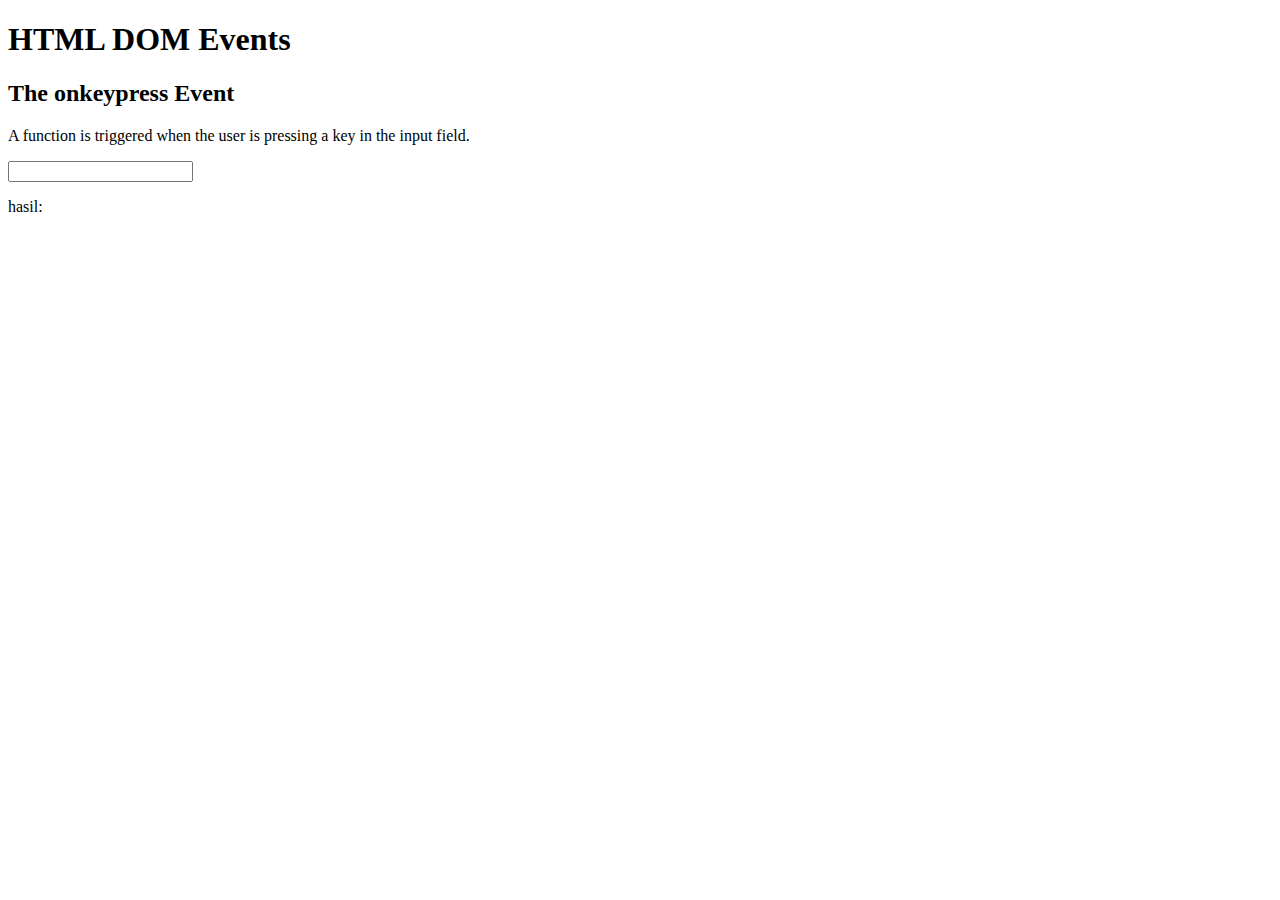
<file: keypress.html>
<!DOCTYPE html>
<html>
<body>
<h1>HTML DOM Events</h1>
<h2>The onkeypress Event</h2>

<p>A function is triggered when the user is pressing a key in the input field.</p>

<input type="text" onkeypress="inputHandler()" id="masukan">
<p>hasil: <span id="output"></span></p>


<script>
function inputHandler() {
    let masukan = document.getElementById("masukan").value;
    document.getElementById("output").innerHTML = masukan;
}
</script>

</body>
</html>
</file>
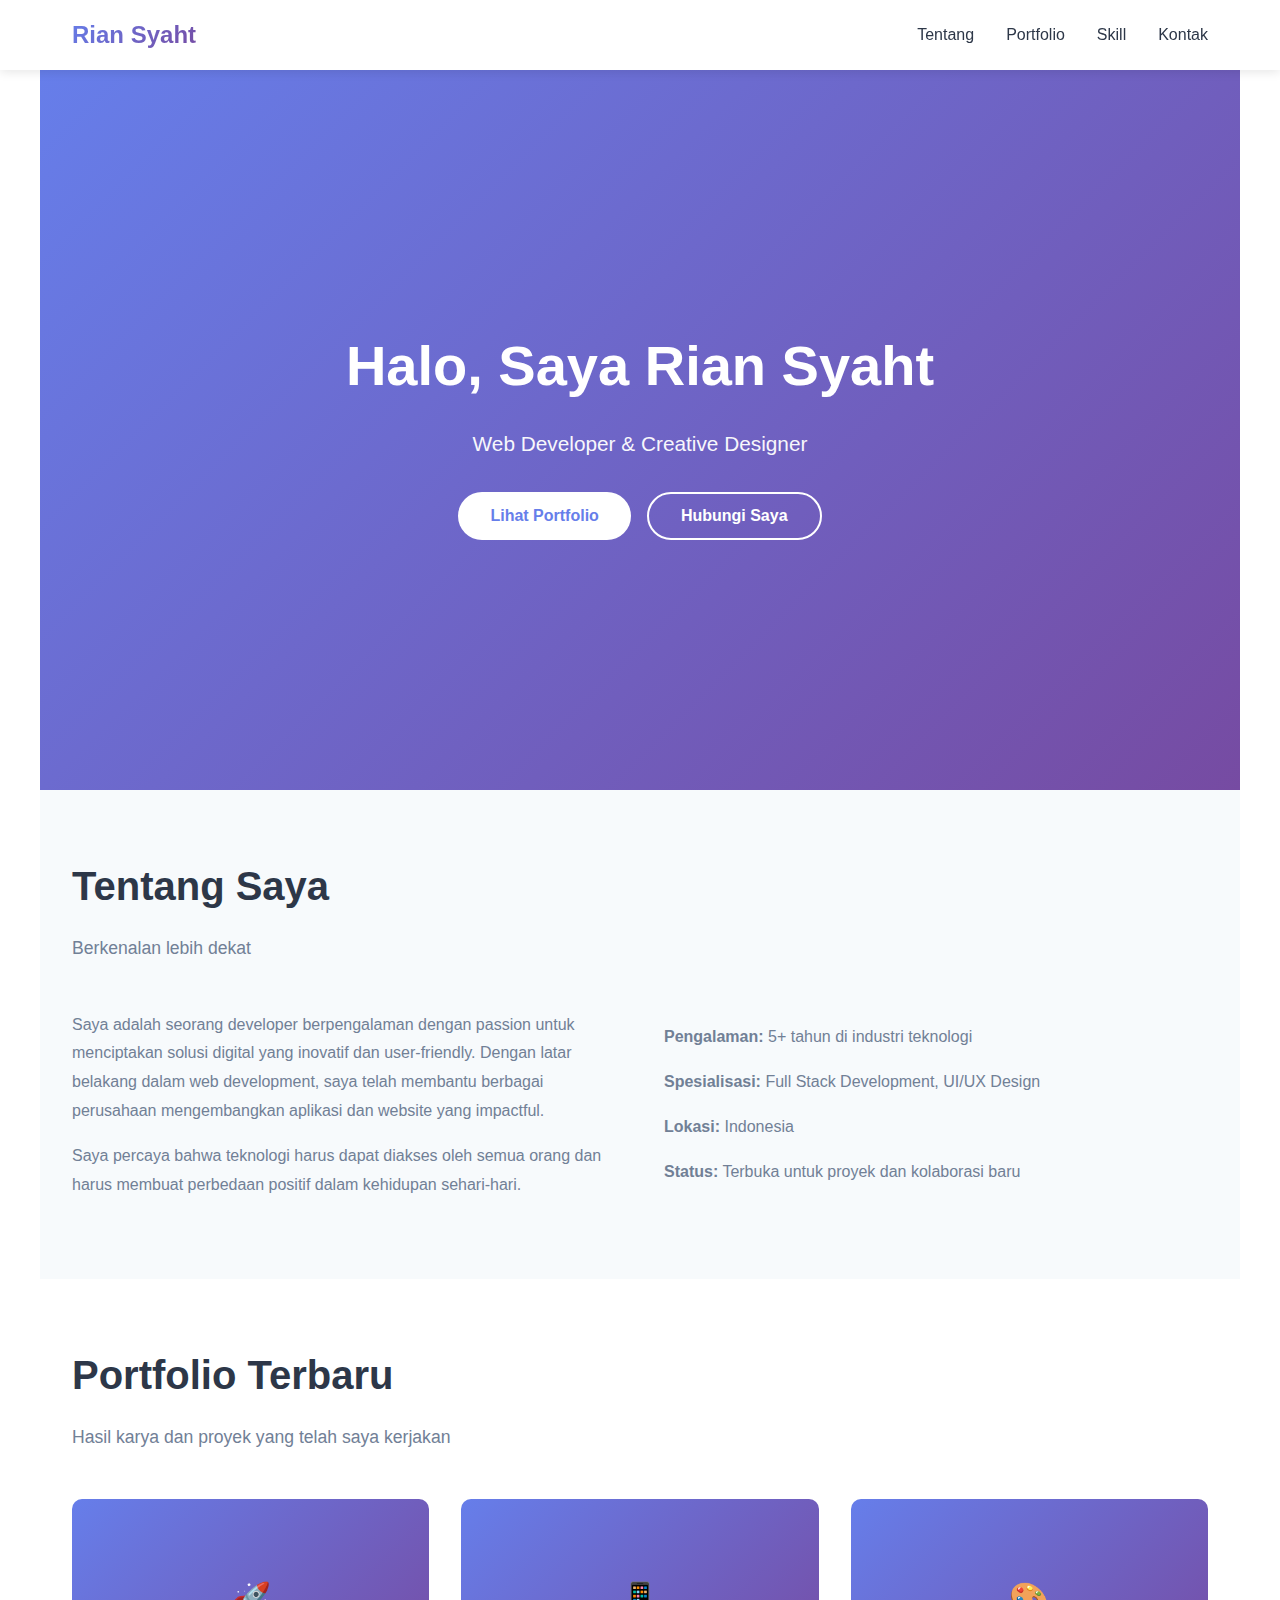
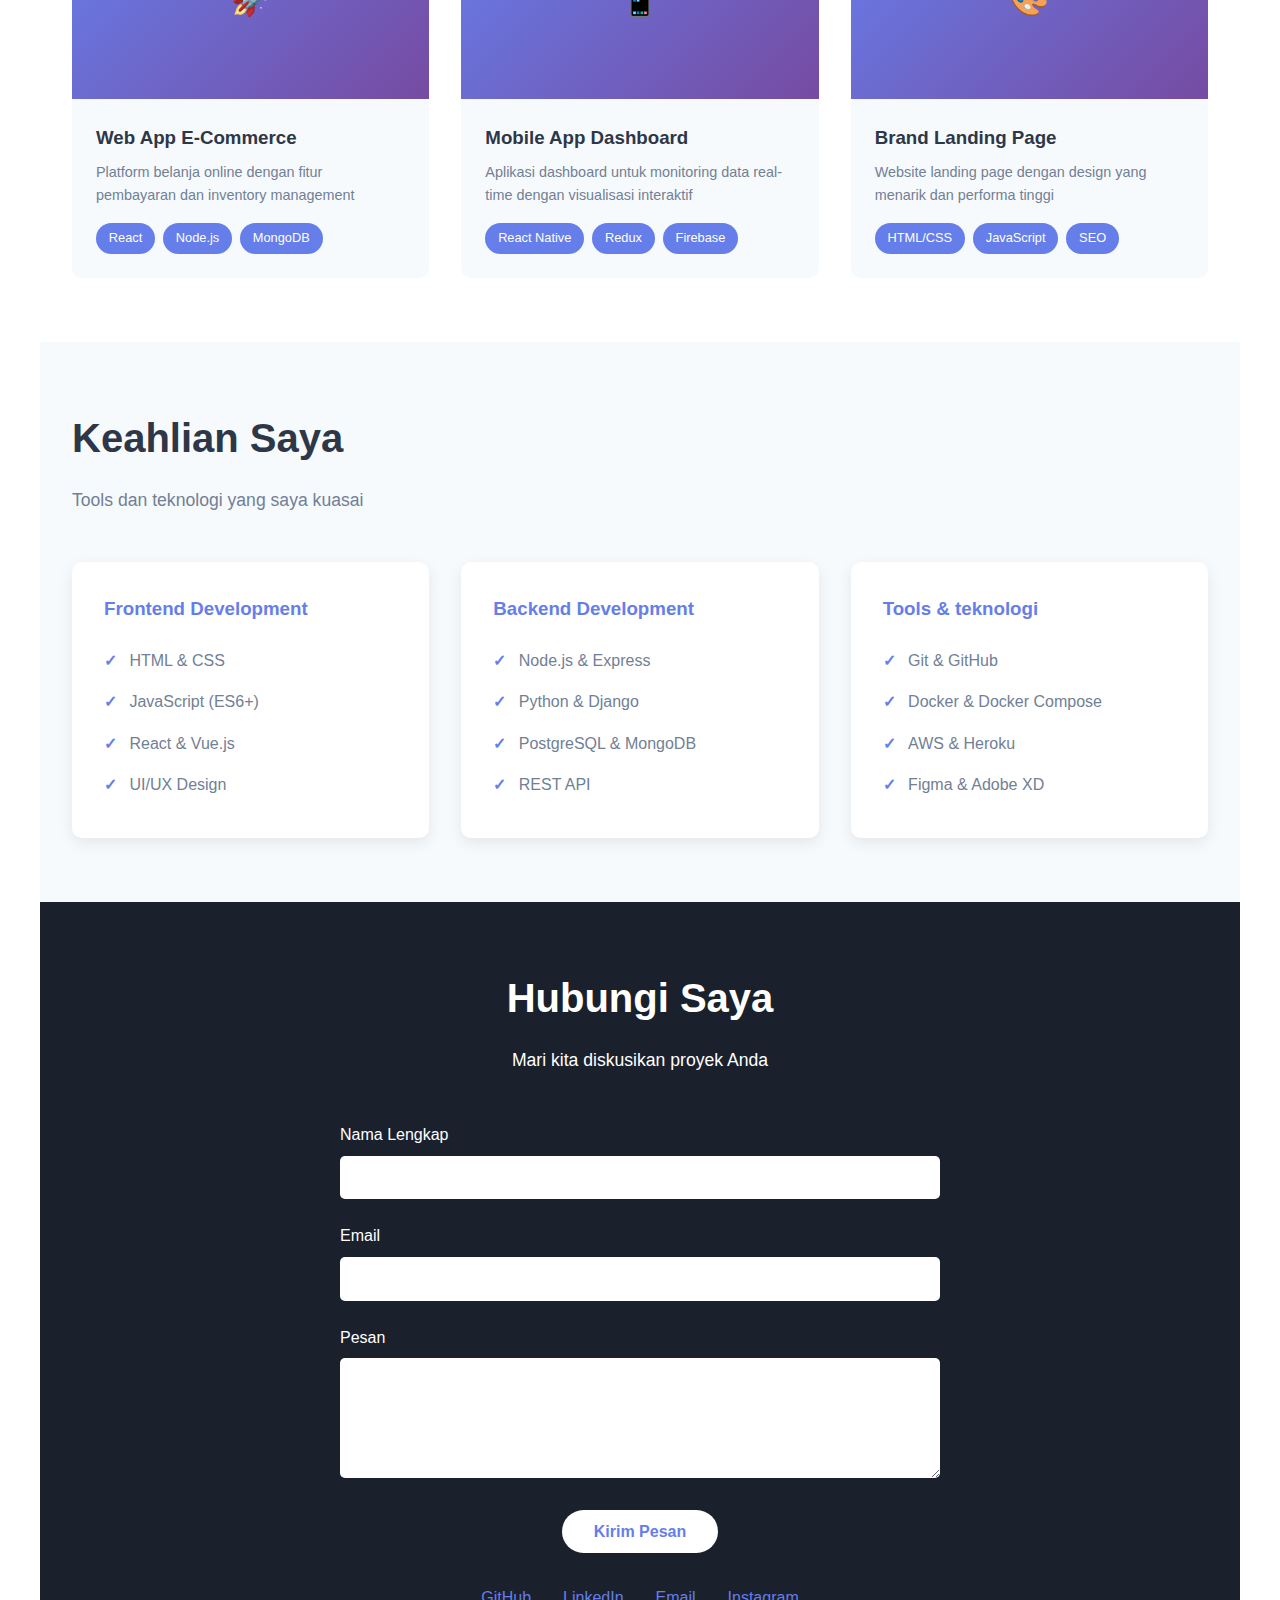
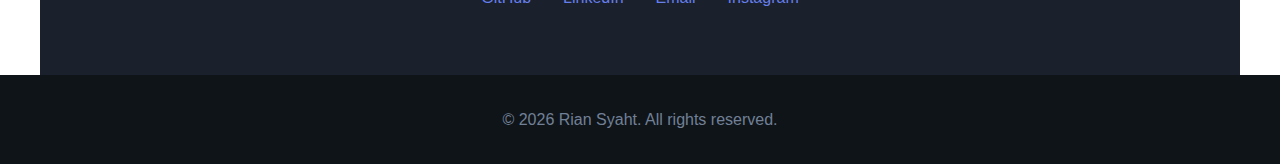
<file: v1.html>
<!DOCTYPE html>
<html lang="id">
<head>
    <meta charset="UTF-8">
    <meta name="viewport" content="width=device-width, initial-scale=1.0">
    <title>Rian Syaht - Portfolio</title>
    <link rel="stylesheet" href="styles.css">
</head>
<body>
    <!-- Navigation -->
    <nav>
        <div class="nav-container">
            <div class="logo">Rian Syaht</div>
            <ul class="nav-links">
                <li><a href="#about">Tentang</a></li>
                <li><a href="#portfolio">Portfolio</a></li>
                <li><a href="#skills">Skill</a></li>
                <li><a href="#contact">Kontak</a></li>
            </ul>
        </div>
    </nav>

    <!-- Hero Section -->
    <section class="hero">
        <h1>Halo, Saya Rian Syaht</h1>
        <p>Web Developer & Creative Designer</p>
        <div class="cta-buttons">
            <button class="btn btn-primary">Lihat Portfolio</button>
            <button class="btn btn-secondary" onclick="handlerSayHi()">
                Hubungi Saya
            </button>
        </div>
    </section>

    <!-- About Section -->
    <section class="about" id="about">
        <h2>Tentang Saya</h2>
        <p class="section-subtitle">Berkenalan lebih dekat</p>
        <div class="about-content">
            <div class="about-text">
                <p>Saya adalah seorang developer berpengalaman dengan passion untuk menciptakan solusi digital yang inovatif dan user-friendly. Dengan latar belakang dalam web development, saya telah membantu berbagai perusahaan mengembangkan aplikasi dan website yang impactful.</p>
                <p>Saya percaya bahwa teknologi harus dapat diakses oleh semua orang dan harus membuat perbedaan positif dalam kehidupan sehari-hari.</p>
            </div>
            <div class="about-text">
                <p><strong>Pengalaman:</strong> 5+ tahun di industri teknologi</p>
                <p><strong>Spesialisasi:</strong> Full Stack Development, UI/UX Design</p>
                <p><strong>Lokasi:</strong> Indonesia</p>
                <p><strong>Status:</strong> Terbuka untuk proyek dan kolaborasi baru</p>
            </div>
        </div>
    </section>

    <!-- Portfolio Section -->
    <section class="portfolio" id="portfolio">
        <h2>Portfolio Terbaru</h2>
        <p class="section-subtitle">Hasil karya dan proyek yang telah saya kerjakan</p>
        <div class="portfolio-grid">
            <div class="portfolio-card">
                <div class="portfolio-image">🚀</div>
                <div class="portfolio-content">
                    <h3>Web App E-Commerce</h3>
                    <p>Platform belanja online dengan fitur pembayaran dan inventory management</p>
                    <div class="portfolio-tags">
                        <span class="tag">React</span>
                        <span class="tag">Node.js</span>
                        <span class="tag">MongoDB</span>
                    </div>
                </div>
            </div>

            <div class="portfolio-card">
                <div class="portfolio-image">📱</div>
                <div class="portfolio-content">
                    <h3>Mobile App Dashboard</h3>
                    <p>Aplikasi dashboard untuk monitoring data real-time dengan visualisasi interaktif</p>
                    <div class="portfolio-tags">
                        <span class="tag">React Native</span>
                        <span class="tag">Redux</span>
                        <span class="tag">Firebase</span>
                    </div>
                </div>
            </div>

            <div class="portfolio-card">
                <div class="portfolio-image">🎨</div>
                <div class="portfolio-content">
                    <h3>Brand Landing Page</h3>
                    <p>Website landing page dengan design yang menarik dan performa tinggi</p>
                    <div class="portfolio-tags">
                        <span class="tag">HTML/CSS</span>
                        <span class="tag">JavaScript</span>
                        <span class="tag">SEO</span>
                    </div>
                </div>
            </div>
        </div>
    </section>

    <!-- Skills Section -->
    <section class="skills" id="skills">
        <h2>Keahlian Saya</h2>
        <p class="section-subtitle">Tools dan teknologi yang saya kuasai</p>
        <div class="skills-grid">
            <div class="skill-card">
                <h3>Frontend Development</h3>
                <ul class="skill-list">
                    <li>HTML & CSS</li>
                    <li>JavaScript (ES6+)</li>
                    <li>React & Vue.js</li>
                    <li>UI/UX Design</li>
                </ul>
            </div>

            <div class="skill-card">
                <h3>Backend Development</h3>
                <ul class="skill-list">
                    <li>Node.js & Express</li>
                    <li>Python & Django</li>
                    <li>PostgreSQL & MongoDB</li>
                    <li>REST API</li>
                </ul>
            </div>

            <div class="skill-card">
                <h3>Tools & teknologi</h3>
                <ul class="skill-list">
                    <li>Git & GitHub</li>
                    <li>Docker & Docker Compose</li>
                    <li>AWS & Heroku</li>
                    <li>Figma & Adobe XD</li>
                </ul>
            </div>
        </div>
    </section>

    <!-- Contact Section -->
    <section class="contact" id="contact">
        <h2>Hubungi Saya</h2>
        <p class="section-subtitle">Mari kita diskusikan proyek Anda</p>
        <div class="contact-form">
            <form>
                <div class="form-group">
                    <label for="name">Nama Lengkap</label>
                    <input type="text" id="name" name="name" required>
                </div>
                <div class="form-group">
                    <label for="email">Email</label>
                    <input type="email" id="email" name="email" required>
                </div>
                <div class="form-group">
                    <label for="message">Pesan</label>
                    <textarea id="message" name="message" required></textarea>
                </div>
                <button type="submit" class="btn btn-primary">Kirim Pesan</button>
            </form>
        </div>
        <div class="contact-links">
            <a href="https://github.com/riansyaht93">GitHub</a>
            <a href="https://linkedin.com">LinkedIn</a>
            <a href="mailto:your@email.com">Email</a>
            <a href="https://instagram.com">Instagram</a>
        </div>
    </section>

    <!-- Footer -->
    <footer>
        <p>&copy; 2026 Rian Syaht. All rights reserved.</p>
    </footer>
    <script>
        function handlerSayHi(){
            alert("Hi, I'm Rian Syaht! Feel free to contact me for any project or collaboration.");
        }
    </script>
</body>
</html>
</file>
<file: styles.css>
* {
    margin: 0;
    padding: 0;
    box-sizing: border-box;
}

:root {
    --primary-color: #667eea;
    --secondary-color: #764ba2;
    --dark-bg: #1a202c;
    --light-bg: #f7fafc;
    --text-dark: #2d3748;
    --text-light: #718096;
    --white: #ffffff;
}

body {
    font-family: 'Segoe UI', Tahoma, Geneva, Verdana, sans-serif;
    line-height: 1.6;
    color: var(--text-dark);
    background-color: var(--white);
}

/* Navigation */
nav {
    background: var(--white);
    box-shadow: 0 2px 10px rgba(0, 0, 0, 0.1);
    position: sticky;
    top: 0;
    z-index: 100;
}

.nav-container {
    max-width: 1200px;
    margin: 0 auto;
    display: flex;
    justify-content: space-between;
    align-items: center;
    padding: 1rem 2rem;
}

.logo {
    font-size: 1.5rem;
    font-weight: bold;
    background: linear-gradient(135deg, var(--primary-color), var(--secondary-color));
    -webkit-background-clip: text;
    -webkit-text-fill-color: transparent;
    background-clip: text;
}

.nav-links {
    display: flex;
    list-style: none;
    gap: 2rem;
}

.nav-links a {
    text-decoration: none;
    color: var(--text-dark);
    transition: color 0.3s ease;
    font-weight: 500;
}

.nav-links a:hover {
    color: var(--primary-color);
}

/* Hero Section */
.hero {
    background: linear-gradient(135deg, var(--primary-color), var(--secondary-color));
    color: var(--white);
    padding: 6rem 2rem;
    text-align: center;
    min-height: 80vh;
    display: flex;
    flex-direction: column;
    justify-content: center;
    align-items: center;
}

.hero h1 {
    font-size: 3.5rem;
    margin-bottom: 1rem;
    animation: slideInUp 0.8s ease;
}

.hero p {
    font-size: 1.3rem;
    margin-bottom: 2rem;
    opacity: 0.95;
    animation: slideInUp 1s ease;
}

.cta-buttons {
    display: flex;
    gap: 1rem;
    justify-content: center;
    flex-wrap: wrap;
    animation: slideInUp 1.2s ease;
}

.btn {
    padding: 0.8rem 2rem;
    border: none;
    border-radius: 50px;
    font-size: 1rem;
    cursor: pointer;
    text-decoration: none;
    transition: all 0.3s ease;
    font-weight: 600;
}

.btn-primary {
    background: var(--white);
    color: var(--primary-color);
}

.btn-primary:hover {
    transform: translateY(-3px);
    box-shadow: 0 10px 25px rgba(0, 0, 0, 0.2);
}

.btn-secondary {
    background: transparent;
    color: var(--white);
    border: 2px solid var(--white);
}

.btn-secondary:hover {
    background: var(--white);
    color: var(--primary-color);
}

@keyframes slideInUp {
    from {
        opacity: 0;
        transform: translateY(30px);
    }
    to {
        opacity: 1;
        transform: translateY(0);
    }
}

/* Section Styles */
section {
    padding: 4rem 2rem;
    max-width: 1200px;
    margin: 0 auto;
}

h2 {
    font-size: 2.5rem;
    margin-bottom: 1rem;
    color: var(--text-dark);
}

.section-subtitle {
    color: var(--text-light);
    font-size: 1.1rem;
    margin-bottom: 3rem;
}

/* About Section */
.about {
    background: var(--light-bg);
}

.about-content {
    display: grid;
    grid-template-columns: 1fr 1fr;
    gap: 3rem;
    align-items: center;
}

.about-text p {
    margin-bottom: 1rem;
    color: var(--text-light);
    line-height: 1.8;
}

/* Portfolio Section */
.portfolio {
    background: var(--white);
}

.portfolio-grid {
    display: grid;
    grid-template-columns: repeat(auto-fit, minmax(300px, 1fr));
    gap: 2rem;
    margin-top: 2rem;
}

.portfolio-card {
    background: var(--light-bg);
    border-radius: 10px;
    overflow: hidden;
    transition: all 0.3s ease;
    cursor: pointer;
}

.portfolio-card:hover {
    transform: translateY(-10px);
    box-shadow: 0 15px 35px rgba(0, 0, 0, 0.1);
}

.portfolio-image {
    width: 100%;
    height: 200px;
    background: linear-gradient(135deg, var(--primary-color), var(--secondary-color));
    display: flex;
    align-items: center;
    justify-content: center;
    color: var(--white);
    font-size: 2rem;
}

.portfolio-content {
    padding: 1.5rem;
}

.portfolio-content h3 {
    margin-bottom: 0.5rem;
    color: var(--text-dark);
}

.portfolio-content p {
    color: var(--text-light);
    font-size: 0.9rem;
    margin-bottom: 1rem;
}

.portfolio-tags {
    display: flex;
    gap: 0.5rem;
    flex-wrap: wrap;
}

.tag {
    background: var(--primary-color);
    color: var(--white);
    padding: 0.3rem 0.8rem;
    border-radius: 20px;
    font-size: 0.8rem;
}

/* Skills Section */
.skills {
    background: var(--light-bg);
}

.skills-grid {
    display: grid;
    grid-template-columns: repeat(auto-fit, minmax(250px, 1fr));
    gap: 2rem;
    margin-top: 2rem;
}

.skill-card {
    background: var(--white);
    padding: 2rem;
    border-radius: 10px;
    box-shadow: 0 5px 15px rgba(0, 0, 0, 0.08);
    transition: all 0.3s ease;
}

.skill-card:hover {
    box-shadow: 0 10px 30px rgba(0, 0, 0, 0.15);
}

.skill-card h3 {
    color: var(--primary-color);
    margin-bottom: 1rem;
}

.skill-list {
    list-style: none;
}

.skill-list li {
    padding: 0.5rem 0;
    color: var(--text-light);
}

.skill-list li:before {
    content: "✓ ";
    color: var(--primary-color);
    font-weight: bold;
    margin-right: 0.5rem;
}

/* Contact Section */
.contact {
    background: var(--dark-bg);
    color: var(--white);
    text-align: center;
}

.contact h2, .contact .section-subtitle {
    color: var(--white);
}

.contact-form {
    max-width: 600px;
    margin: 2rem auto 0;
}

.form-group {
    margin-bottom: 1.5rem;
    text-align: left;
}

.form-group label {
    display: block;
    margin-bottom: 0.5rem;
    font-weight: 500;
}

.form-group input,
.form-group textarea {
    width: 100%;
    padding: 0.8rem;
    border: none;
    border-radius: 5px;
    font-family: inherit;
    font-size: 1rem;
}

.form-group textarea {
    resize: vertical;
    min-height: 120px;
}

.contact-links {
    display: flex;
    justify-content: center;
    gap: 2rem;
    margin-top: 2rem;
    flex-wrap: wrap;
}

.contact-links a {
    color: var(--primary-color);
    text-decoration: none;
    transition: color 0.3s ease;
}

.contact-links a:hover {
    color: var(--white);
}

/* Footer */
footer {
    background: #0f1419;
    color: var(--text-light);
    text-align: center;
    padding: 2rem;
}

/* Responsive */
@media (max-width: 768px) {
    .nav-links {
        gap: 1rem;
    }

    .hero h1 {
        font-size: 2rem;
    }

    .hero p {
        font-size: 1rem;
    }

    .about-content {
        grid-template-columns: 1fr;
    }

    .cta-buttons {
        flex-direction: column;
    }

    h2 {
        font-size: 2rem;
    }
}
</file>
